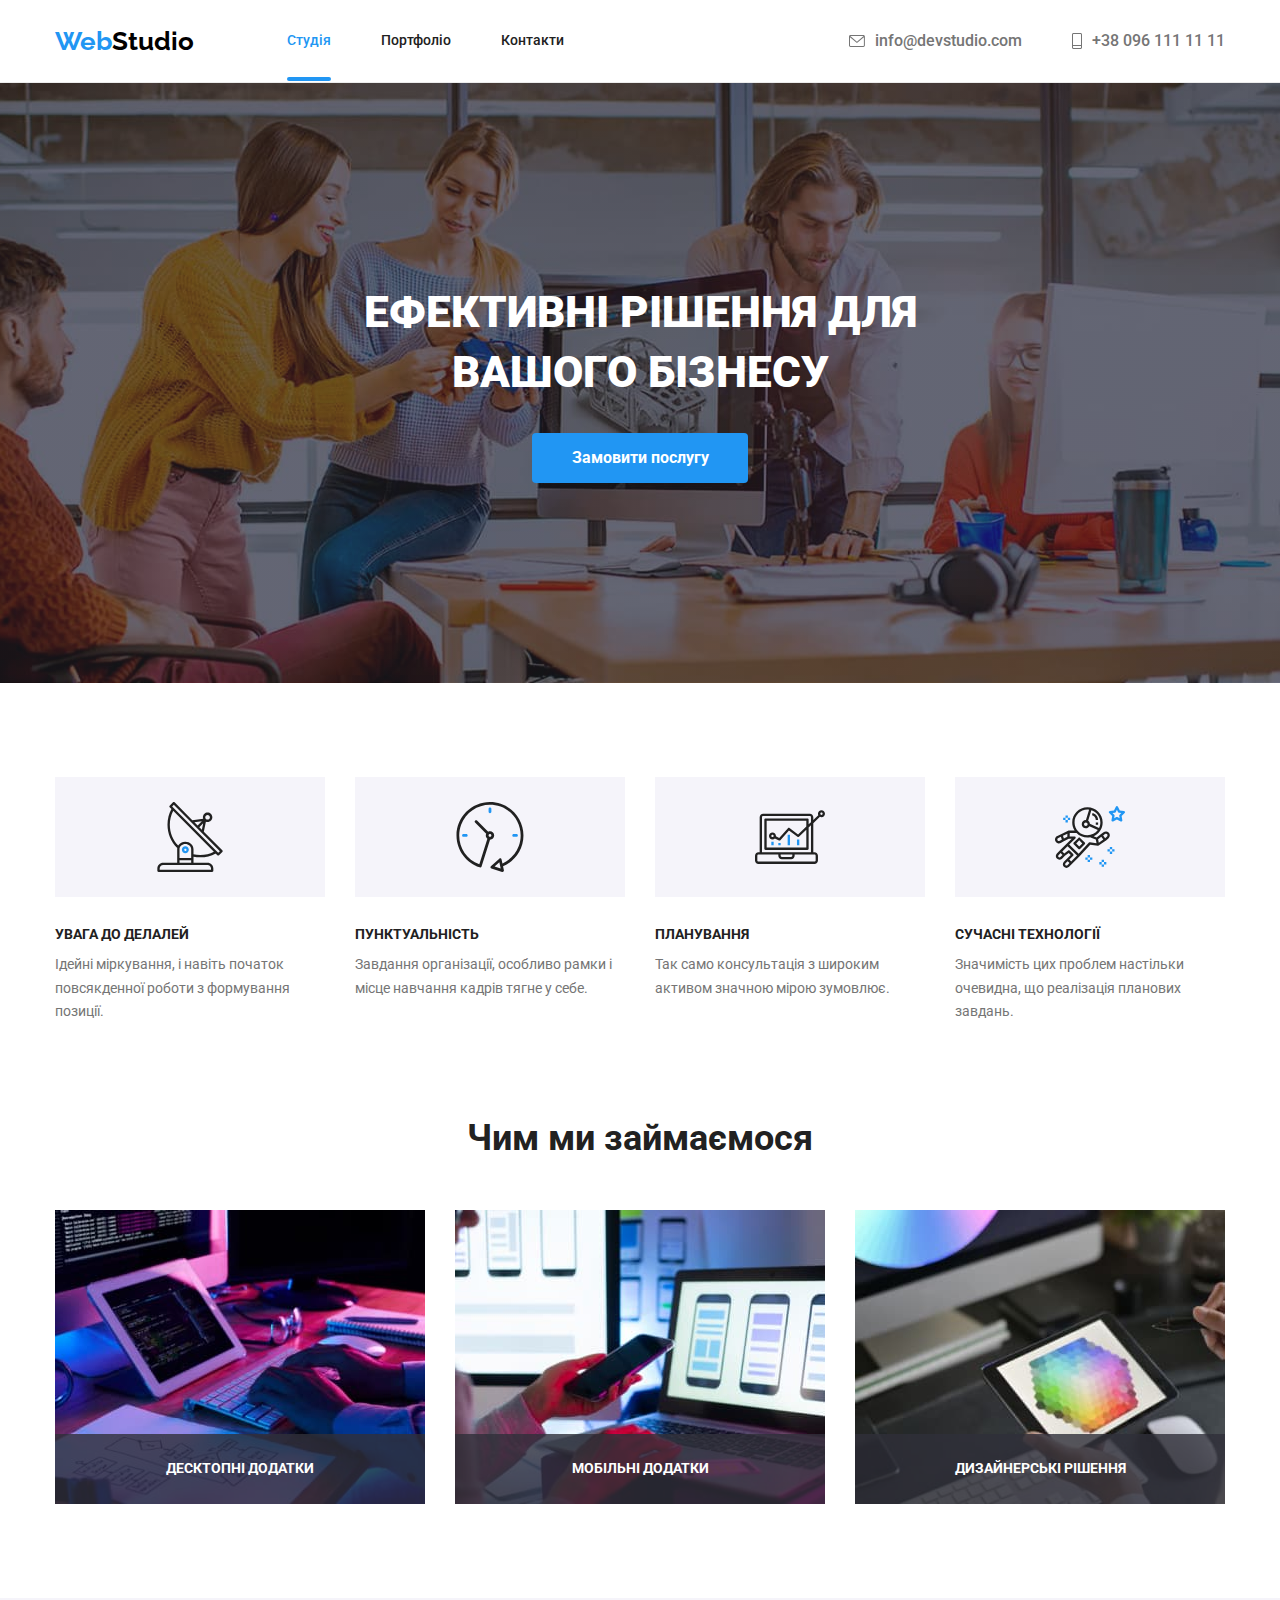
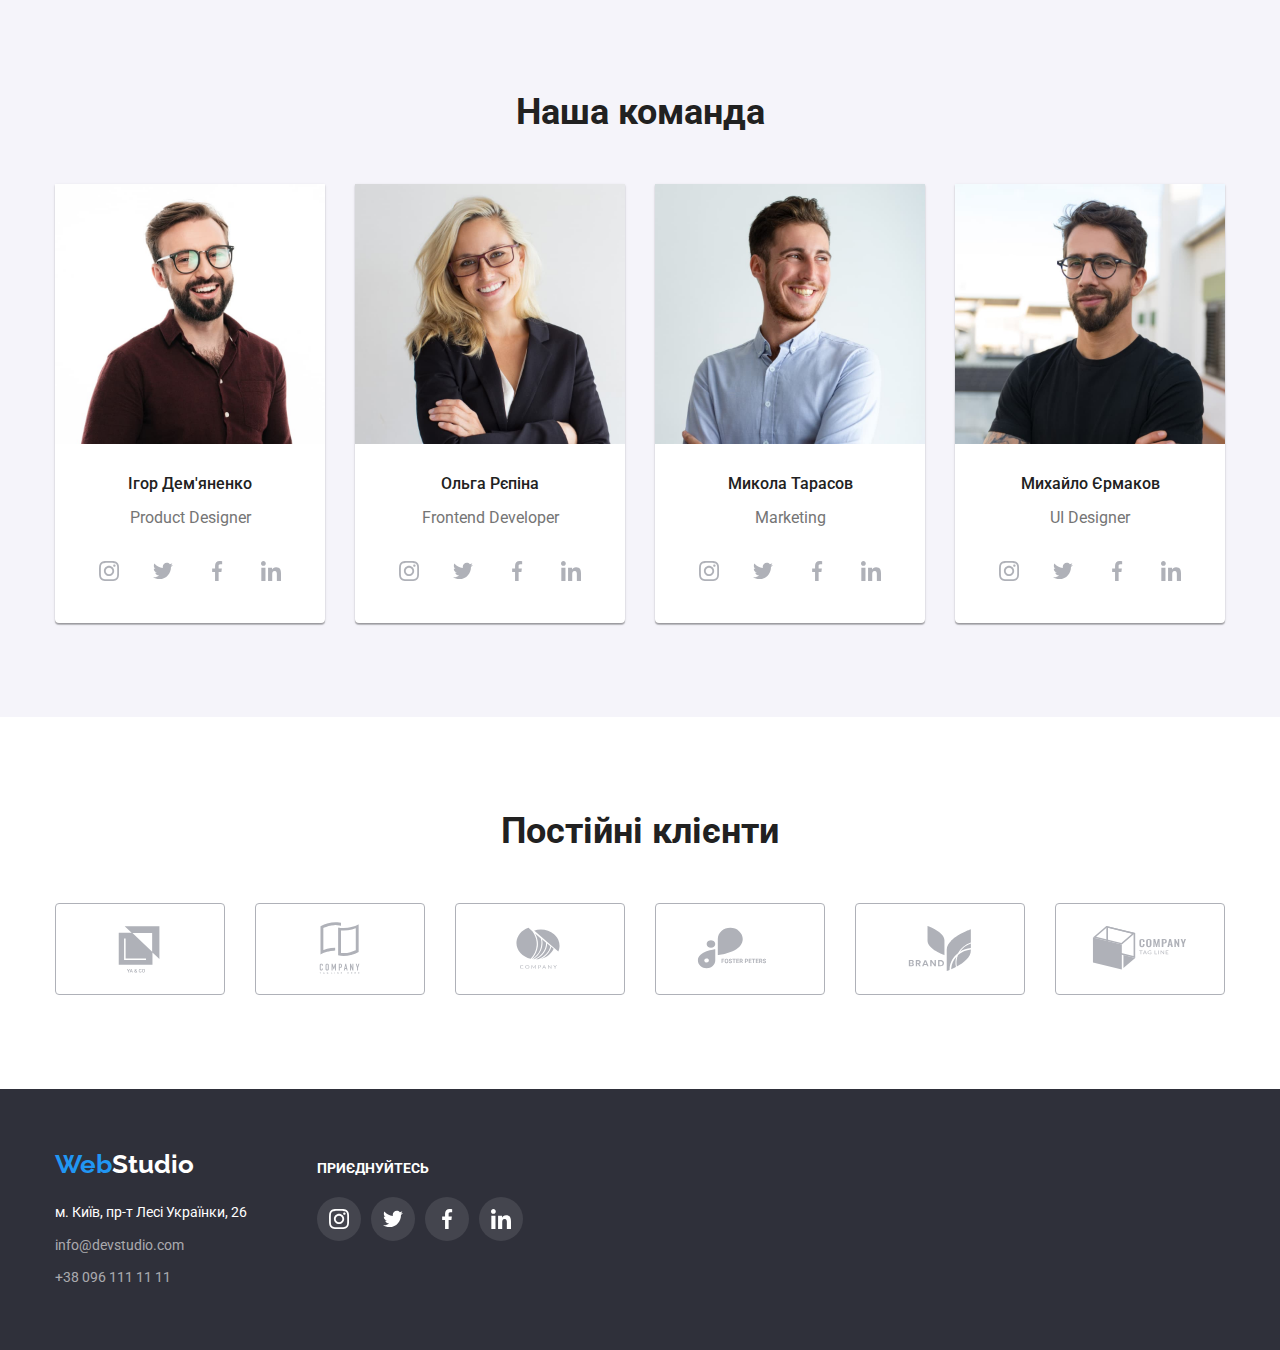
<file: index.html>
<!DOCTYPE html>
<html lang="uk">
  <head>
    <meta charset="UTF-8" />
    <meta http-equiv="X-UA-Compatible" content="IE=edge" />
    <meta name="viewport" content="width=device-width, initial-scale=1.0" />
    <title>WebStudio</title>
    <link rel="preconnect" href="https://fonts.googleapis.com" />
    <link rel="preconnect" href="https://fonts.gstatic.com" crossorigin />
    <link
      href="https://fonts.googleapis.com/css2?family=Raleway:wght@700&family=Roboto:wght@400;500;700;900&display=swap"
      rel="stylesheet"
    />
    <link
      rel="stylesheet"
      href="https://cdn.jsdelivr.net/npm/modern-normalize@1.1.0/modern-normalize.min.css"
    />
    <link rel="stylesheet" href="./css/styles.css" />
  </head>
  <body>
    <header class="line-header">
      <div class="container header-flex">
        <nav class="head-menu">
          <a href="./index.html" class="logo" lang="en"> Web<span class="logo2">Studio</span></a>
          <ul class="site-navigation list">
            <li class="item"><a href="./index.html" class="site-nav current">Студія</a></li>
            <li class="item"><a href="./portfolio.html" class="site-nav">Портфоліо</a></li>
            <li class="item"><a href="" class="site-nav">Контакти</a></li>
          </ul>
        </nav>
        <ul class="list contact-menu">
          <li class="header-contact">
            <a href="mailto:info@devstudio.com" class="class-contact">
              <svg class="contact-icon-svg" width="16" height="12">
                <use href="./images/icons.svg#icon-envelope"></use>
              </svg>
              info@devstudio.com
            </a>
          </li>
          <li class="header-contact">
            <a href="tel:+380961111111" class="class-contact">
              <svg class="contact-icon-svg" width="10" height="16">
                <use href="./images/icons.svg#icon-vector"></use>
              </svg>
              +38 096 111 11 11
            </a>
          </li>
        </ul>
      </div>
    </header>
    <main>
      <section class="section-hero">
        <div class="container">
          <h1 class="title-h1">Ефективні рішення для вашого бізнесу</h1>
          <button type="button" class="button-posluga" data-modal-open>Замовити послугу</button>
        </div>
      </section>

      <!-- Переваги -->

      <section class="list-perevag section">
        <div class="container">
          <h2 class="visually-hidden">Перелік переваг</h2>
          <ul class="list perevagi-list">
            <li class="perevagi-fon">
              <div class="perevagi-icon">
                <svg class="icon-win" width="70" height="70">
                  <use href="./images/icons.svg#icon-antenna"></use>
                </svg>
              </div>
              <h3 class="title-h3">Увага до делалей</h3>
              <p class="text-perevag">
                Ідейні міркування, і навіть початок повсякденної роботи з формування позиції.
              </p>
            </li>
            <li class="perevagi-fon">
              <div class="perevagi-icon">
                <svg width="70" height="70">
                  <use href="./images/icons.svg#icon-clock"></use>
                </svg>
              </div>
              <h3 class="title-h3">Пунктуальність</h3>
              <p class="text-perevag">
                Завдання організації, особливо рамки і місце навчання кадрів тягне у себе.
              </p>
            </li>
            <li class="perevagi-fon">
              <div class="perevagi-icon">
                <svg width="70" height="70">
                  <use href="./images/icons.svg#icon-diagram"></use>
                </svg>
              </div>
              <h3 class="title-h3">Планування</h3>
              <p class="text-perevag">
                Так само консультація з широким активом значною мірою зумовлює.
              </p>
            </li>
            <li class="perevagi-fon">
              <div class="perevagi-icon">
                <svg width="70" height="70">
                  <use href="./images/icons.svg#icon-astronaut"></use>
                </svg>
              </div>
              <h3 class="title-h3">Сучасні технології</h3>
              <p class="text-perevag">
                Значимість цих проблем настільки очевидна, що реалізація планових завдань.
              </p>
            </li>
          </ul>
        </div>
      </section>

      <!-- розробка -->

      <section class="section-bott">
        <div class="container">
          <h2 class="title-h2">Чим ми займаємося</h2>
          <ul class="list hobby">
            <li>
              <img src="./images/img_box_1.jpg" width="370" alt="Розробка і оптимізація сайту" />
              <div class="description">
                <p class="description-text">Десктопні додатки</p>
              </div>
            </li>
            <li>
              <img src="./images/img_box_2.jpg" width="370" alt="Розробка мобільної версії сайту" />
              <div class="description">
                <p class="description-text">Мобільні додатки</p>
              </div>
            </li>
            <li>
              <img src="./images/img_box_3.jpg" width="370" alt="Підбір палітри" />
              <div class="description">
                <p class="description-text">Дизайнерські рішення</p>
              </div>
            </li>
          </ul>
        </div>
      </section>

      <!-- Команда -->

      <section class="color-team section">
        <div class="container">
          <h2 class="title-h2">Наша команда</h2>
          <ul class="list-team list">
            <li class="color-foto-team">
              <img src="./images/img_team_1.jpg" width="270" alt="Портрет Ігора Дем'яненко" />
              <div class="team-box">
                <h3 class="title-h3-2">Ігор Дем'яненко</h3>
                <p class="profession" lang="en">Product Designer</p>
                <ul class="list team-icon">
                  <li>
                    <a href="" class="team-fon">
                      <svg aria-label="" width="20" height="20">
                        <use href="./images/icons.svg#icon-instagram"></use>
                      </svg>
                    </a>
                  </li>
                  <li>
                    <a href="" class="team-fon">
                      <svg aria-label="" width="20" height="20">
                        <use href="./images/icons.svg#icon-twitter"></use>
                      </svg>
                    </a>
                  </li>
                  <li>
                    <a href="" class="team-fon">
                      <svg aria-label="" width="20" height="20">
                        <use href="./images/icons.svg#icon-facebook"></use>
                      </svg>
                    </a>
                  </li>
                  <li>
                    <a href="" class="team-fon">
                      <svg aria-label="" width="20" height="20">
                        <use href="./images/icons.svg#icon-linkedin"></use>
                      </svg>
                    </a>
                  </li>
                </ul>
              </div>
            </li>
            <li class="color-foto-team">
              <img src="./images/img_team_2.jpg" width="270" alt="Портрет Ольги Рєпіної" />
              <div class="team-box">
                <h3 class="title-h3-2">Ольга Рєпіна</h3>
                <p class="profession" lang="en">Frontend Developer</p>
                <ul class="list team-icon">
                  <li>
                    <a href="" class="team-fon">
                      <svg aria-label="" width="20" height="20">
                        <use href="./images/icons.svg#icon-instagram"></use>
                      </svg>
                    </a>
                  </li>
                  <li>
                    <a href="" class="team-fon">
                      <svg aria-label="" width="20" height="20">
                        <use href="./images/icons.svg#icon-twitter"></use>
                      </svg>
                    </a>
                  </li>
                  <li>
                    <a href="" class="team-fon">
                      <svg aria-label="" width="20" height="20">
                        <use href="./images/icons.svg#icon-facebook"></use>
                      </svg>
                    </a>
                  </li>
                  <li>
                    <a href="" class="team-fon">
                      <svg aria-label="" width="20" height="20">
                        <use href="./images/icons.svg#icon-linkedin"></use>
                      </svg>
                    </a>
                  </li>
                </ul>
              </div>
            </li>
            <li class="color-foto-team">
              <img src="./images/img_team_3.jpg" width="270" alt="Портрет Миколи Тарасова" />
              <div class="team-box">
                <h3 class="title-h3-2">Микола Тарасов</h3>
                <p class="profession" lang="en">Marketing</p>
                <ul class="list team-icon">
                  <li>
                    <a href="" class="team-fon">
                      <svg aria-label="" width="20" height="20">
                        <use href="./images/icons.svg#icon-instagram"></use>
                      </svg>
                    </a>
                  </li>
                  <li>
                    <a href="" class="team-fon">
                      <svg aria-label="" width="20" height="20">
                        <use href="./images/icons.svg#icon-twitter"></use>
                      </svg>
                    </a>
                  </li>
                  <li>
                    <a href="" class="team-fon">
                      <svg aria-label="" width="20" height="20">
                        <use href="./images/icons.svg#icon-facebook"></use>
                      </svg>
                    </a>
                  </li>
                  <li>
                    <a href="" class="team-fon">
                      <svg aria-label="" width="20" height="20">
                        <use href="./images/icons.svg#icon-linkedin"></use>
                      </svg>
                    </a>
                  </li>
                </ul>
              </div>
            </li>
            <li class="color-foto-team">
              <img src="./images/img_team_4.jpg" width="270" alt="Портрет Михайла Єрмакова" />
              <div class="team-box">
                <h3 class="title-h3-2">Михайло Єрмаков</h3>
                <p class="profession" lang="en">UI Designer</p>
                <ul class="list team-icon">
                  <li>
                    <a href="" class="team-fon">
                      <svg aria-label="" width="20" height="20">
                        <use href="./images/icons.svg#icon-instagram"></use>
                      </svg>
                    </a>
                  </li>
                  <li>
                    <a href="" class="team-fon">
                      <svg aria-label="" width="20" height="20">
                        <use href="./images/icons.svg#icon-twitter"></use>
                      </svg>
                    </a>
                  </li>
                  <li>
                    <a href="" class="team-fon">
                      <svg aria-label="" width="20" height="20">
                        <use href="./images/icons.svg#icon-facebook"></use>
                      </svg>
                    </a>
                  </li>
                  <li>
                    <a href="" class="team-fon">
                      <svg aria-label="" width="20" height="20">
                        <use href="./images/icons.svg#icon-linkedin"></use>
                      </svg>
                    </a>
                  </li>
                </ul>
              </div>
            </li>
          </ul>
        </div>
      </section>
      <section class="section">
        <!-- Кліенти -->

        <div class="container">
          <h2 class="title-h2">Постійні клієнти</h2>
          <ul class="list client">
            <li>
              <a href="" class="client-fon">
                <svg aria-label="" width="106" height="60">
                  <use href="./images/icons.svg#icon-logo"></use>
                </svg>
              </a>
            </li>
            <li>
              <a href="" class="client-fon">
                <svg aria-label="" width="106" height="60">
                  <use href="./images/icons.svg#icon-logo-1"></use>
                </svg>
              </a>
            </li>
            <li>
              <a href="" class="client-fon">
                <svg aria-label="" width="106" height="60">
                  <use href="./images/icons.svg#icon-logo-2"></use>
                </svg>
              </a>
            </li>
            <li>
              <a href="" class="client-fon">
                <svg aria-label="" width="106" height="60">
                  <use href="./images/icons.svg#icon-logo-3"></use>
                </svg>
              </a>
            </li>
            <li>
              <a href="" class="client-fon">
                <svg aria-label="" width="106" height="60">
                  <use href="./images/icons.svg#icon-logo-4"></use>
                </svg>
              </a>
            </li>
            <li>
              <a href="" class="client-fon">
                <svg aria-label="" width="106" height="60">
                  <use href="./images/icons.svg#icon-logo-5"></use>
                </svg>
              </a>
            </li>
          </ul>
        </div>
      </section>
    </main>

    <!-- Футер -->

    <footer class="section-footer">
      <div class="container footer-block">
        <div class="">
          <a href="./index.html" class="logo" lang="en"> Web<span class="logo3">Studio</span></a>
          <address class="contact">
            <ul class="site-footer list">
              <li class="footer-bottom">
                <a href="https://goo.gl/maps/ReowiNLjcF3ipeQF8" class="site-footer-2 link"
                  >м. Київ, пр-т Лесі Українки, 26</a
                >
              </li>
              <li class="footer-bottom">
                <a href="mailto:info@devstudio.com" class="site-footer link">info@devstudio.com</a>
              </li>
              <li><a href="tel:+380961111111" class="site-footer link">+38 096 111 11 11</a></li>
            </ul>
          </address>
        </div>

        <!-- Футер соцмережі -->

        <div class="footer-list">
          <p class="footer-connect">Приєднуйтесь</p>
          <ul class="list footer-icon">
            <li>
              <a href="" class="footer-fon">
                <svg aria-label="" width="20" height="20">
                  <use href="./images/icons.svg#icon-instagram"></use>
                </svg>
              </a>
            </li>
            <li>
              <a href="" class="footer-fon">
                <svg aria-label="" width="20" height="20">
                  <use href="./images/icons.svg#icon-twitter"></use>
                </svg>
              </a>
            </li>
            <li>
              <a href="" class="footer-fon">
                <svg aria-label="" width="20" height="20">
                  <use href="./images/icons.svg#icon-facebook"></use>
                </svg>
              </a>
            </li>
            <li>
              <a href="" class="footer-fon">
                <svg aria-label="" width="20" height="20">
                  <use href="./images/icons.svg#icon-linkedin"></use>
                </svg>
              </a>
            </li>
          </ul>
        </div>
      </div>
    </footer>
    <div class="backdrop is-hidden" data-modal>
      <div class="modal">
        <button type="button" class="close-btn" data-modal-close>
          <svg aria-label="" width="18" height="18" class="modal-close">
            <use href="./images/icons.svg#icon-close"></use>
          </svg>
        </button>
      </div>
    </div>
    <script src="./js/modal.js"></script>
  </body>
</html>
</file>
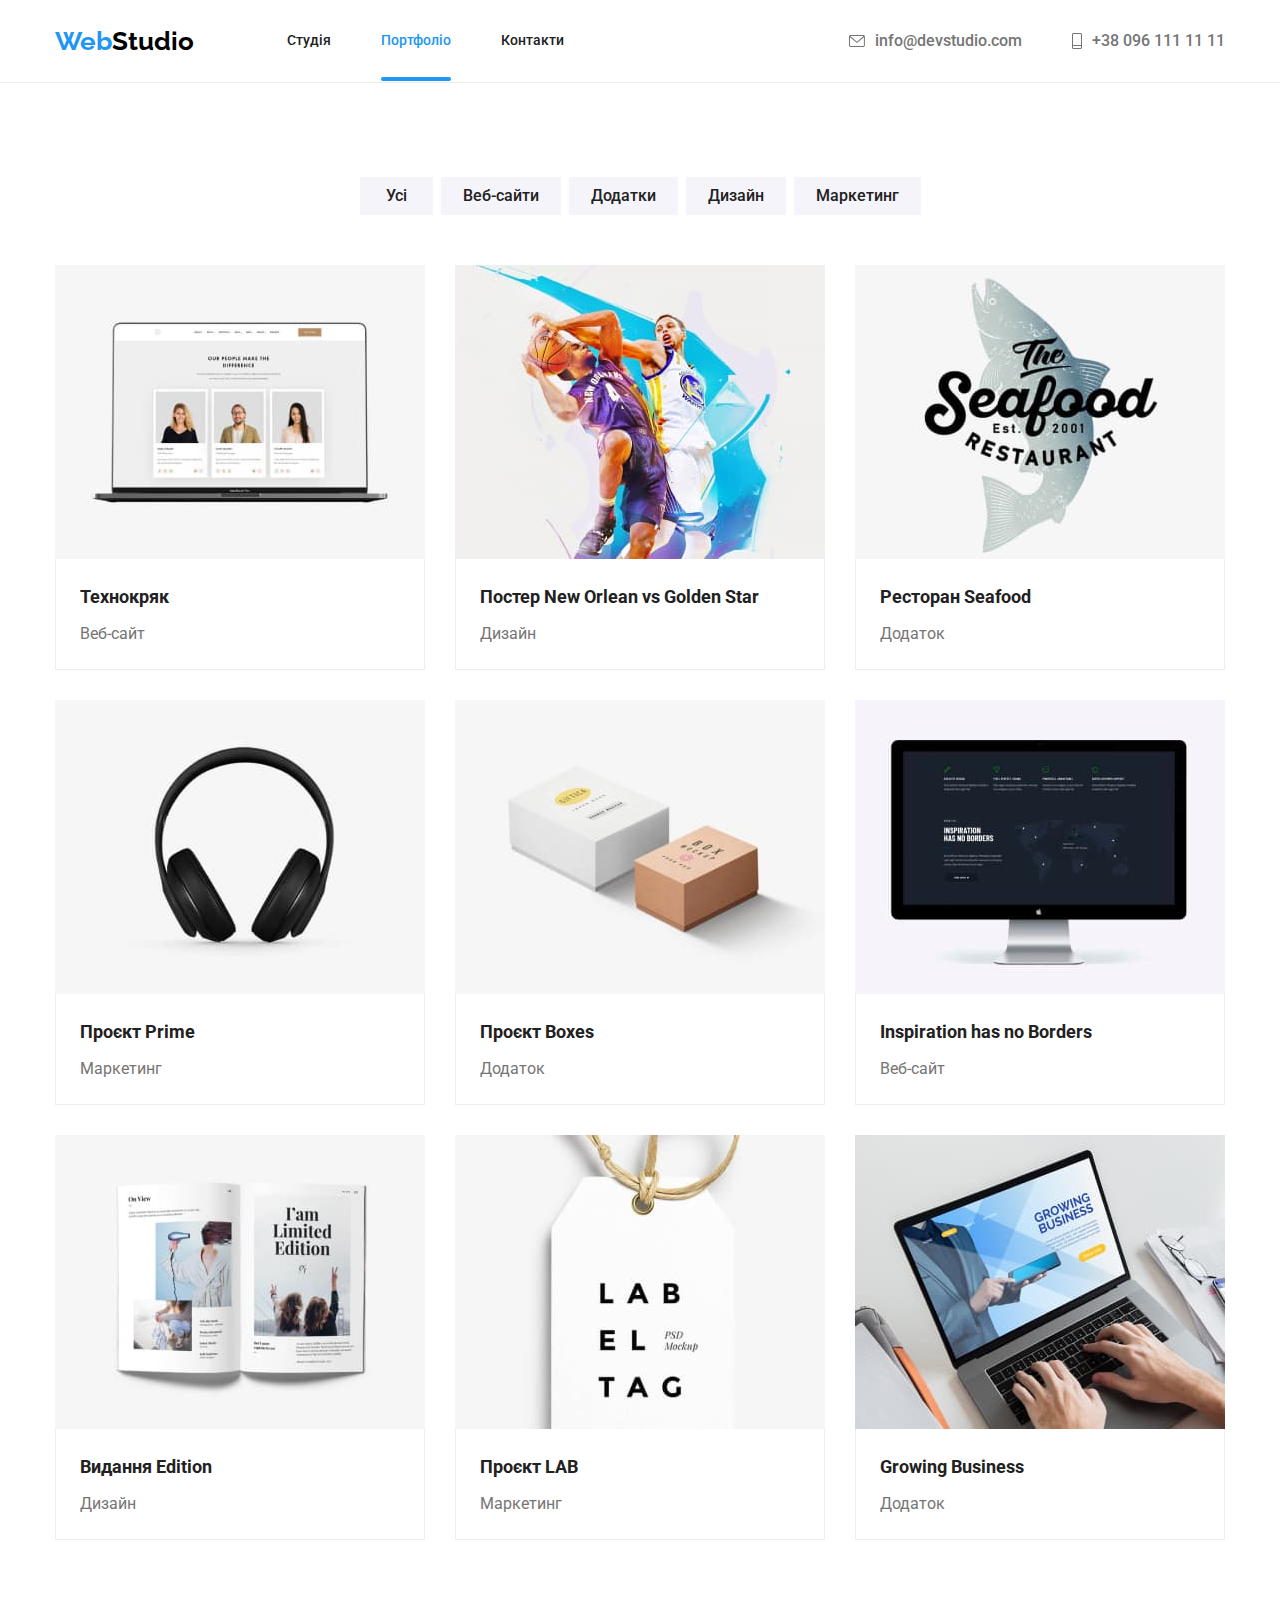
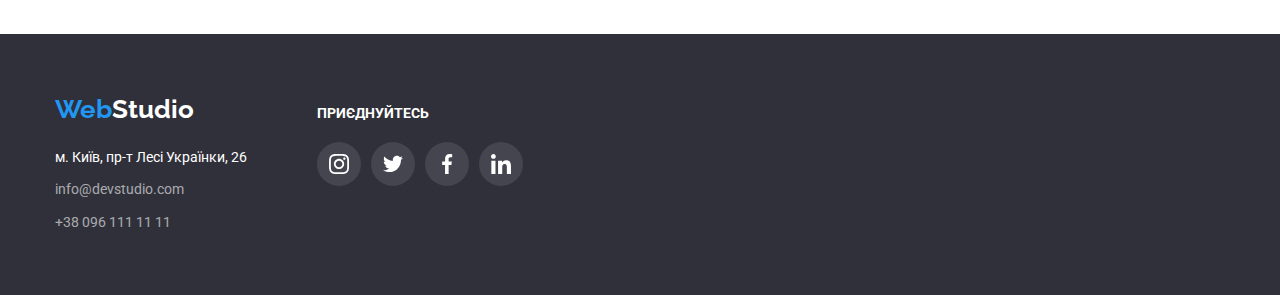
<file: portfolio.html>
<!DOCTYPE html>
<html lang="uk">
  <head>
    <meta charset="UTF-8" />
    <meta http-equiv="X-UA-Compatible" content="IE=edge" />
    <meta name="viewport" content="width=device-width, initial-scale=1.0" />
    <title>Portfolio</title>
    <link rel="preconnect" href="https://fonts.googleapis.com" />
    <link rel="preconnect" href="https://fonts.gstatic.com" crossorigin />
    <link
      href="https://fonts.googleapis.com/css2?family=Raleway:wght@700&family=Roboto:wght@400;500;700;900&display=swap"
      rel="stylesheet"
    />
    <link
      rel="stylesheet"
      href="https://cdn.jsdelivr.net/npm/modern-normalize@1.1.0/modern-normalize.min.css"
    />
    <link rel="stylesheet" href="./css/styles.css" />
  </head>
  <body>
    <header class="line-header">
      <div class="container header-flex">
        <nav class="head-menu">
          <a href="./index.html" class="logo" lang="en"> Web<span class="logo2">Studio</span></a>
          <ul class="site-navigation list">
            <li class="item"><a href="./index.html" class="site-nav">Студія</a></li>
            <li class="item"><a href="./portfolio.html" class="site-nav current">Портфоліо</a></li>
            <li class="item"><a href="" class="site-nav">Контакти</a></li>
          </ul>
        </nav>
        <ul class="list contact-menu">
          <li class="header-contact">
            <a href="mailto:info@devstudio.com" class="class-contact">
              <svg class="contact-icon-svg" width="16" height="12">
                <use href="./images/icons.svg#icon-envelope"></use>
              </svg>
              info@devstudio.com
            </a>
          </li>
          <li class="header-contact">
            <a href="tel:+380961111111" class="class-contact">
              <svg class="contact-icon-svg" width="10" height="16">
                <use href="./images/icons.svg#icon-vector"></use>
              </svg>
              +38 096 111 11 11
            </a>
          </li>
        </ul>
      </div>
    </header>
    <section class="section">
      <div class="container">
        <!-- Кнопки портфоліо -->

        <h1 class="visually-hidden">Портфоліо</h1>
        <ul class="list btn-flex">
          <li class="list-btn"><button type="button" class="button-portfolio">Усі</button></li>
          <li class="list-btn">
            <button type="button" class="button-portfolio">Веб-сайти</button>
          </li>
          <li class="list-btn"><button type="button" class="button-portfolio">Додатки</button></li>
          <li class="list-btn"><button type="button" class="button-portfolio">Дизайн</button></li>
          <li class="list-btn">
            <button type="button" class="button-portfolio">Маркетинг</button>
          </li>
        </ul>

        <!-- Сітка єлементів -->

        <ul class="list flex-container">
          <li class="flex-element">
            <a href="" class="portfolio-link">
              <div class="portfolio-wrapper">
              <img src="./images/img_port_1.jpg" width="370" alt=" Вигляд Веб сайту технокряк " />
              <p class="overlay">
                Ресурс пропонує комплексні пропозиції з різним рівнем функціоналу та сервісів. Все
                це дозволить відвідувачу отримати вичерпні відомості про компанію чи приватну
                особу.
              </p>
            </div>
              <div class="portfolio-box">
                <h2 class="title-h2-2">Технокряк</h2>
                <p class="text-team-2">Веб-сайт</p>
              </div></a
            >
          </li>
          <li class="flex-element">
            <a href="" class="portfolio-link">
              <div class="portfolio-wrapper">
                <img
                  src="./images/img_port_2.jpg"
                  width="370"
                  alt="Дизайн постеру New Orlean vs Golden Star"
                />
                <p class="overlay">
                  Ресурс пропонує комплексні пропозиції з різним рівнем функціоналу та сервісів. Все
                  це дозволить відвідувачу отримати вичерпні відомості про компанію чи приватну
                  особу.
                </p>
              </div>
              <div class="portfolio-box">
                <h2 class="title-h2-2">Постер <span lang="en">New Orlean vs Golden Star</span></h2>
                <p class="text-team-2">Дизайн</p>
              </div></a
            >
          </li>
          <li class="flex-element">
            <a href="" class="portfolio-link">
              <div class="portfolio-wrapper">
              <img
                src="./images/img_port_3.jpg"
                width="370"
                alt="Вигляд додатку до ресторану Морепродукти"
              />
              <p class="overlay">
                Ресурс пропонує комплексні пропозиції з різним рівнем функціоналу та сервісів. Все
                це дозволить відвідувачу отримати вичерпні відомості про компанію чи приватну
                особу.
              </p>
            </div>
              <div class="portfolio-box">
                <h2 class="title-h2-2">Ресторан <span lang="en">Seafood</span></h2>
                <p class="text-team-2">Додаток</p>
              </div></a
            >
          </li>
          <li class="flex-element">
            <a href="" class="portfolio-link">
              <div class="portfolio-wrapper">
              <img src="./images/img_port_4.jpg" width="370" alt="Маркетинг проєкту Премьер" />
              <p class="overlay">
                Ресурс пропонує комплексні пропозиції з різним рівнем функціоналу та сервісів. Все
                це дозволить відвідувачу отримати вичерпні відомості про компанію чи приватну
                особу.
              </p>
            </div>
              <div class="portfolio-box">
                <h2 class="title-h2-2">Проєкт <span lang="en">Prime</span></h2>
                <p class="text-team-2">Маркетинг</p>
              </div></a
            >
          </li>
          <li class="flex-element">
            <a href="" class="portfolio-link">
              <div class="portfolio-wrapper">
              <img src="./images/img_port_5.jpg" width="370" alt="додаток проєкту Коробочки" />
              <p class="overlay">
                Ресурс пропонує комплексні пропозиції з різним рівнем функціоналу та сервісів. Все
                це дозволить відвідувачу отримати вичерпні відомості про компанію чи приватну
                особу.
              </p>
            </div>
              <div class="portfolio-box">
                <h2 class="title-h2-2">Проєкт <span lang="en">Boxes</span></h2>
                <p class="text-team-2">Додаток</p>
              </div></a
            >
          </li>
          <li class="flex-element">
            <a href="" class="portfolio-link">
              <div class="portfolio-wrapper">
              <img
                src="./images/img_port_6.jpg"
                width="370"
                alt="Вигляд веб сайту Натхнення немає кордонів"
              />
              <p class="overlay">
                Ресурс пропонує комплексні пропозиції з різним рівнем функціоналу та сервісів. Все
                це дозволить відвідувачу отримати вичерпні відомості про компанію чи приватну
                особу.
              </p>
            </div>
              <div class="portfolio-box">
                <h2 class="title-h2-2" lang="en">Inspiration has no Borders</h2>
                <p class="text-team-2">Веб-сайт</p>
              </div></a
            >
          </li>
          <li class="flex-element">
            <a href="" class="portfolio-link">
              <div class="portfolio-wrapper">
              <img
                src="./images/img_port_7.jpg"
                width="370"
                alt="Віигляд дизайну видання Лімитована версія"
              />
              <p class="overlay">
                Ресурс пропонує комплексні пропозиції з різним рівнем функціоналу та сервісів. Все
                це дозволить відвідувачу отримати вичерпні відомості про компанію чи приватну
                особу.
              </p>
            </div>
              <div class="portfolio-box">
                <h2 class="title-h2-2">Видання <span lang="en">Edition</span></h2>
                <p class="text-team-2">Дизайн</p>
              </div></a
            >
          </li>
          <li class="flex-element">
            <a href="" class="portfolio-link">
              <div class="portfolio-wrapper">
              <img src="./images/img_port_8.jpg" width="370" alt="маркетинг проєкту ЛАБ" />
              <p class="overlay">
                Ресурс пропонує комплексні пропозиції з різним рівнем функціоналу та сервісів. Все
                це дозволить відвідувачу отримати вичерпні відомості про компанію чи приватну
                особу.
              </p>
            </div>
              <div class="portfolio-box">
                <h2 class="title-h2-2">Проєкт <span lang="en">LAB</span></h2>
                <p class="text-team-2">Маркетинг</p>
              </div></a
            >
          </li>
          <li class="flex-element">
            <a href="" class="portfolio-link">
              <div class="portfolio-wrapper">
              <img
                src="./images/img_port_9.jpg"
                width="370"
                alt="Вигляд додатку Зростаючий бізнес"
              />
              <p class="overlay">
                Ресурс пропонує комплексні пропозиції з різним рівнем функціоналу та сервісів. Все
                це дозволить відвідувачу отримати вичерпні відомості про компанію чи приватну
                особу.
              </p>
            </div>
              <div class="portfolio-box">
                <h2 class="title-h2-2" lang="en">Growing Business</h2>
                <p class="text-team-2">Додаток</p>
              </div></a
            >
          </li>
        </ul>
      </div>
    </section>
    <footer class="section-footer">
      <div class="container footer-block">
        <div class="">
          <a href="./index.html" class="logo" lang="en"> Web<span class="logo3">Studio</span></a>
          <address class="contact">
            <ul class="site-footer list">
              <li class="footer-bottom">
                <a href="https://goo.gl/maps/ReowiNLjcF3ipeQF8" class="site-footer-2 link"
                  >м. Київ, пр-т Лесі Українки, 26</a
                >
              </li>
              <li class="footer-bottom">
                <a href="mailto:info@devstudio.com" class="site-footer link">info@devstudio.com</a>
              </li>
              <li><a href="tel:+380961111111" class="site-footer link">+38 096 111 11 11</a></li>
            </ul>
          </address>
        </div>

        <!-- Футер соцмережі -->

        <div class="footer-list">
          <p class="footer-connect">Приєднуйтесь</p>
          <ul class="list footer-icon">
            <li>
              <a href="" class="footer-fon">
                <svg aria-label="" width="20" height="20">
                  <use href="./images/icons.svg#icon-instagram"></use>
                </svg>
              </a>
            </li>
            <li>
              <a href="" class="footer-fon">
                <svg aria-label="" width="20" height="20">
                  <use href="./images/icons.svg#icon-twitter"></use>
                </svg>
              </a>
            </li>
            <li>
              <a href="" class="footer-fon">
                <svg aria-label="" width="20" height="20">
                  <use href="./images/icons.svg#icon-facebook"></use>
                </svg>
              </a>
            </li>
            <li>
              <a href="" class="footer-fon">
                <svg aria-label="" width="20" height="20">
                  <use href="./images/icons.svg#icon-linkedin"></use>
                </svg>
              </a>
            </li>
          </ul>
        </div>
      </div>
    </footer>
  </body>
</html>
</file>
<file: css/styles.css>
:root {
  --primary-font-color: rgba(117, 117, 117, 1);
  --primari-buckground-color: rgba(255, 255, 255, 1);
  --secondary-font-color: rgba(33, 150, 243, 1);
  --third-font-color: rgba(33, 33, 33, 1);
  --font-color-footer: rgba(255, 255, 255, 0.6);
  --font-color-logo-2: rgba(0, 0, 0, 1);
  --buckground-color-1: rgba(245, 244, 250, 1);
  --buckground-color-2: rgba(47, 48, 58, 1);
  --contact-color: rgba(117, 117, 117, 1);
}

/* 250ms cubic-bezier(0.4, 0, 0.2, 1) */

body {
  background-color: var(--primari-buckground-color);
  color: var(--primary-font-color);
  font-family: 'Roboto', sans-serif;
  font-weight: 400;
  font-size: 14px;
}

/* Відміна підкреслення у посилань */

a {
  text-decoration: none;
}

/* Скидання маркувань списку */

.list {
  list-style: none;
}

img {
  display: block;
}

/* Скидання стилів марджин */

h1,
h2,
h3,
h4,
p {
  margin-top: 0;
  margin-bottom: 0;
}

ul {
  margin-top: 0;
  margin-bottom: 0;
  padding-left: 0;
}

/* Приховання заголовків */

.visually-hidden {
  position: absolute;
  white-space: nowrap;
  width: 1px;
  height: 1px;
  overflow: hidden;
  border: 0;
  padding: 0;
  clip: rect(0 0 0 0);
  clip-path: inset(50%);
  margin: -1px;
}

img {
  display: block;
  max-width: 100%;
  height: auto;
}

/* Ширина */

.container {
  width: 1200px;
  margin-left: auto;
  margin-right: auto;
  padding-left: 15px;
  padding-right: 15px;
}

/* Відступи */

.section {
  padding-top: 94px;
  padding-bottom: 94px;
}

.header-flex {
  display: flex;
  align-items: center;
}

/* Логотип */

.logo {
  color: var(--secondary-font-color);
  font-family: 'Raleway', 'sans-serif';
  font-weight: 700;
  font-size: 26px;
  line-height: 1.19;
}

.logo2 {
  color: var(--font-color-logo-2);
}

.logo3 {
  color: var(--primari-buckground-color);
}

/*  Навігація */

.site-navigation {
  display: flex;
  margin-left: 93px;
}

.site-navigation .item:not(:last-child) {
  margin-right: 50px;
}

.head-menu {
  display: flex;
  align-items: center;
}

.site-nav {
  color: var(--third-font-color);
  font-weight: 500;
  line-height: 1.14;

  display: block;
  padding-top: 32px;
  padding-bottom: 32px;
  transition: color 250ms cubic-bezier(0.4, 0, 0.2, 1);
}

.site-nav:hover,
.site-nav:focus {
  color: var(--secondary-font-color);
}

.site-nav.current {
  color: var(--secondary-font-color);
  position: relative;
}

.site-nav.current::after {
  content: "";
  display: block;
  width: 100%;
  height: 4px;
  background-color:  var(--secondary-font-color);
  position: absolute;
  left: 0;
  bottom: 0;
  border-radius: 2px;
}

/* Контакти */

.class-contact {
  display: inline-flex;
  padding: 32px 0px 32px;
  align-items: center;

  color: var(--contact-color);
  font-weight: 500;
  line-height: 1.14;
  font-size: 16px;
  transition: color 250ms cubic-bezier(0.4, 0, 0.2, 1);
}

.class-contact:hover,
.class-contact:focus {
  color: var(--secondary-font-color);
}

.contact-icon {
  display: flex;
  align-items: center;
  justify-content: center;
  background-size: 32px 32px;
  margin-right: 10px;
  width: 161px;
}

.contact-menu {
  display: flex;
  margin-left: auto;
}

.header-contact + .header-contact {
  margin-left: 50px;
}

.contact-icon-svg {
  margin-right: 10px;
  fill: currentColor;
}

/* Лінія хедера */

.line-header {
  border-bottom: 1px solid rgba(236, 236, 236, 1);
}

/* Герой */

.title-h1 {
  text-transform: uppercase;
  color: var(--primari-buckground-color);
  font-weight: 900;
  font-size: 44px;
  line-height: 1.36;

  max-width: 696px;
  margin-left: auto;
  margin-right: auto;
  margin-bottom: 30px;
}

.section-hero {
  background-image: linear-gradient(rgba(47, 48, 58, 0.4), rgba(47, 48, 58, 0.4)),
    url(../images/bg.jpg);

  background-repeat: no-repeat;
  background-position: center;

  padding-top: 200px;
  padding-bottom: 200px;
  text-align: center;
  background-color: var(--buckground-color-2);
  background-size: 1600px;
}

/* Кнопка замовлення */

.button-posluga {
  background-color: var(--secondary-font-color);
  color: var(--primari-buckground-color);
  cursor: pointer;
  font-weight: 700;
  font-size: 16px;
  line-height: 1.87;
  border-radius: 4px;
  border: none;

  display: inline-block;
  width: 216px;
  height: 50px;
  transition: background-color 250ms cubic-bezier(0.4, 0, 0.2, 1);
}

.button-posluga:hover,
.button-posluga:focus {
  background-color: rgba(24, 140, 232, 1);
  color: var(--primari-buckground-color);
  cursor: pointer;
}

/* Заголовок переваг */

.title-h3 {
  text-transform: uppercase;
  color: var(--third-font-color);
  font-weight: 700;
  font-size: 14px;
  line-height: 1.14;
  max-width: 270px;

  margin-bottom: 10px;
}

/* Перелік переваг */

.list-perevag {
  display: flex;
  column-gap: 30px;
}

.text-perevag {
  line-height: 1.7;
  max-width: 270px;
}

/* Заголовок наша робота-команда */

.title-h2 {
  color: var(--third-font-color);
  font-weight: 700;
  font-size: 36px;
  line-height: 1.16;

  margin-bottom: 50px;
  text-align: center;
}

.section-bott {
  padding-bottom: 94px;
}

/* Наша робота */

.hobby {
  display: flex;
  column-gap: 30px;
}

/* колір фону команди*/

.color-team {
  background-color: var(--buckground-color-1);
}

.list-team {
  display: flex;
  column-gap: 30px;
}

.color-foto-team {
  background-color: var(--primari-buckground-color);
  max-width: 270px;
  text-align: center;
}

.profession {
  color: var(--primary-font-color);
  font-size: 16px;
  line-height: 1.9;
  margin-bottom: 16px;
}

.text-team {
  font-size: 16px;
  line-height: 1.19;
}

/* footer font color */

.site-footer {
  color: var(--font-color-footer);
  line-height: 1.7;
  transition: color 250ms cubic-bezier(0.4, 0, 0.2, 1);
}

.site-footer:hover,
.site-footer:focus {
  color: var(--secondary-font-color);
}

.site-footer-2 {
  color: var(--primari-buckground-color);
  transition: color 250ms cubic-bezier(0.4, 0, 0.2, 1);
}

.site-footer-2:hover,
.site-footer-2:focus {
  color: var(--secondary-font-color);
}

/* Нормалізація шрифту посилань */

.contact {
  font-style: normal;
  margin-top: 20px;
}

/* Кліенти */

.client {
  padding: 0;
  margin: 0;
  display: flex;
  column-gap: 30px;
  justify-content: center;
}

.client-fon {
  padding: 0;
  margin: 0;
  display: flex;
  width: 170px;
  height: 92px;
  border: 1px solid #afb1b8;
  border-radius: 4px;
  align-items: center;
  justify-content: center;
  transition: border 250ms cubic-bezier(0.4, 0, 0.2, 1);
}

.client-fon svg {
  fill: rgba(175, 177, 184, 1);
  transition: fill 250ms cubic-bezier(0.4, 0, 0.2, 1);
}

.client-fon:hover svg,
.client-fon:focus svg {
  fill: rgba(33, 150, 243, 1);
}

.client-fon:hover,
.client-fon:focus {
  border: 1px solid rgba(33, 150, 243, 1);
  border-radius: 4px;
}

/* Секція футер */

.footer-bottom {
  margin-bottom: 9px;
}

.section-footer {
  background-color: var(--buckground-color-2);
  line-height: 1.7;

  padding: 60px 0px;
}

/* Портфолио */

/* Заголовок */

.title-h2-2 {
  color: var(--third-font-color);
  font-weight: 700;
  font-size: 18px;
  line-height: 2;

  max-width: 322px;
  margin-left: 24px;
}

.text-team-2 {
  font-family: 'Roboto', sans-serif;
  font-weight: 400;
  font-size: 16px;
  line-height: 1.87;
  color: rgba(117, 117, 117, 1);

  padding-top: 4px;
  max-width: 322px;
  margin-left: 24px;
}

.portfolio-box {
  padding: 20px 0px;
  border: 1px solid rgba(238, 238, 238, 1);
  border-top: none;
}

/* Кнопки портфоліо */

.btn-flex {
  display: flex;
  justify-content: center;
  margin-bottom: 50px;
  column-gap: 8px;
}

.button-portfolio {
  display: inline-block;
  min-width: 73px;
  padding: 6px 22px;
  border: none;

  background-color: var(--buckground-color-1);
  color: var(--third-font-color);
  cursor: pointer;
  font-weight: 500;
  font-size: 16px;
  line-height: 1.62;
  transition: color 250ms cubic-bezier(0.4, 0, 0.2, 1);
  transition: background-color 250ms cubic-bezier(0.4, 0, 0.2, 1);
  transition: border-radius 250ms cubic-bezier(0.4, 0, 0.2, 1);
  transition: box-shadow 250ms cubic-bezier(0.4, 0, 0.2, 1);
}

.button-portfolio:focus,
.button-portfolio:hover {
  background-color: var(--secondary-font-color);
  color: var(--primari-buckground-color);
  box-shadow: 0px 3px 1px rgba(0, 0, 0, 0.1), 0px 1px 2px rgba(0, 0, 0, 0.08),
    0px 2px 2px rgba(0, 0, 0, 0.12);
  border-radius: 4px;
}

/* Сітка єлементів */

.flex-container {
  padding: 0;
  margin: 0;

  display: flex;
  flex-wrap: wrap;
  margin-left: -30px;
  margin-top: -30px;
}

.flex-container .flex-element {
  width: 370px;

  flex-basis: calc(100% / 3 -30px);
  margin-left: 30px;
  margin-top: 30px;
}

.portfolio-link {
  display: block;
  transition: box-shadow 250ms cubic-bezier(0.4, 0, 0.2, 1);
}

.portfolio-link:hover,
.portfolio-link:focus {
  box-shadow: 0px 1px 1px rgba(0, 0, 0, 0.12), 0px 4px 4px rgba(0, 0, 0, 0.06),
    1px 4px 6px rgba(0, 0, 0, 0.16);
}

.perevagi-list {
  display: flex;
}

.perevagi-fon:not(:last-child) {
  margin-right: 30px;
  max-width: 270px;
}

.perevagi-icon {
  display: flex;
  width: 270px;
  height: 120px;
  align-items: center;
  justify-content: center;
  flex-direction: column;
  margin-bottom: 30px;

  background-color: var(--buckground-color-1);
}

.icon-win {
  align-items: center;
}

.color-foto-team {
  box-shadow: 0px 1px 3px rgba(0, 0, 0, 0.12), 0px 1px 1px rgba(0, 0, 0, 0.14),
    0px 2px 1px rgba(0, 0, 0, 0.2);
  border-radius: 0px 0px 4px 4px;
}

/* Команда */

.title-h3-2 {
  color: var(--third-font-color);
  font-weight: 500;
  font-size: 16px;
  line-height: 1.19;
  margin-bottom: 10px;
}

.team-box {
  padding: 30px 0px;
}

.team-icon {
  padding: 0;
  margin: 0;
  display: flex;
  column-gap: 10px;
  justify-content: center;
}

.team-fon {
  width: 44px;
  height: 44px;
  border-radius: 50%;
  display: flex;
  align-items: center;
  justify-content: center;
  transition: background-color 250ms cubic-bezier(0.4, 0, 0.2, 1);
}

.team-fon svg {
  fill: rgba(175, 177, 184, 1);
  transition: fill 250ms cubic-bezier(0.4, 0, 0.2, 1);
}

.team-fon:hover,
.team-fon:focus {
  background-color: rgba(33, 150, 243, 1);
}

.team-fon:hover svg,
.team-fon:focus svg {
  fill: rgba(255, 255, 255, 1);
}

/* Футер соцмережі */

.footer-connect {
  text-transform: uppercase;
  color: var(--primari-buckground-color);
  font-weight: 700;
  font-size: 14px;
  line-height: 1.14;

  margin-bottom: 20px;
}

.footer-icon {
  display: flex;
  padding: 0;
  margin-top: 0;
  gap: 10px;
  align-items: center;
}

.footer-fon {
  width: 44px;
  height: 44px;
  background-color: rgba(255, 255, 255, 0.1);
  border-radius: 50%;
  display: flex;
  align-items: center;
  justify-content: center;
  transition: background-color 250ms cubic-bezier(0.4, 0, 0.2, 1);
}

.footer-fon svg {
  fill: rgba(255, 255, 255, 1);
}

.footer-fon:hover,
.footer-fon:focus {
  background-color: rgba(33, 150, 243, 1);
}

.section-footer .footer-block {
  display: flex;
  align-items: baseline;
}

.section-footer .footer-list {
  margin-left: 70px;
}

/* Оверлей */

.portfolio-wrapper {
  position: relative;
  overflow: hidden;
}

.overlay {
  font-family: 'Roboto', sans-serif;
  font-weight: 400;
  font-size: 18px;
  color: var(--primari-buckground-color);
  background-color: rgba(33, 150, 243, 0.9);
  line-height: 1.55;

  padding: 63px 24px;

  position: absolute;
  top: 0;
  left: 0;
  height: 100%;
  width: 100%;
  transform: translateY(100%);
  transition: transform 250ms cubic-bezier(0.4, 0, 0.2, 1);
}

.portfolio-link:hover .overlay,
.portfolio-link:focus .overlay {
  transform: translateY(0%);
}

/* Модальне вікно */

.backdrop {
  position: fixed;
  top: 0;
  left: 0;
  width: 100%;
  height: 100%;
  background-color: rgba(0, 0, 0, 0.2);
  z-index: 100;
  transition: opacity 250ms ease visibility 250ms ease;
}

.is-hidden {
  visibility: hidden;
  opacity: 0;
  pointer-events: none;
}

.modal {
  width: 528px;
  height: 580px;
  background-color: var(--primari-buckground-color);
  position: absolute;
  top: 50%;
  left: 50%;
  transform: translate(-50%, -50%);
}

.close-btn {
  position: absolute;
  top: 8px;
  right: 8px;
  display: flex;
  align-items: center;
  justify-content: center;
  width: 30px;
  height: 30px;

  background-color: transparent;
  border-radius: 50%;
  border: 1px solid rgba(0, 0, 0, 0.1);
  padding: 0px;
}

.hobby li {
  position: relative;
}

.description {
  position: absolute;
  display: flex;
  align-items: center;
  justify-content: center;
  left: 0;
  bottom: 0;
  width: 100%;
  height: 70px;
  left: 0;
  bottom: 0;
  background: rgba(47, 48, 58, 0.8);
}

.description-text {
  font-weight: 700;
  line-height: 1.14;
  text-align: center;
  color: var(--primari-buckground-color);
  text-transform: uppercase;
  padding: 27px 0px;
}
</file>
